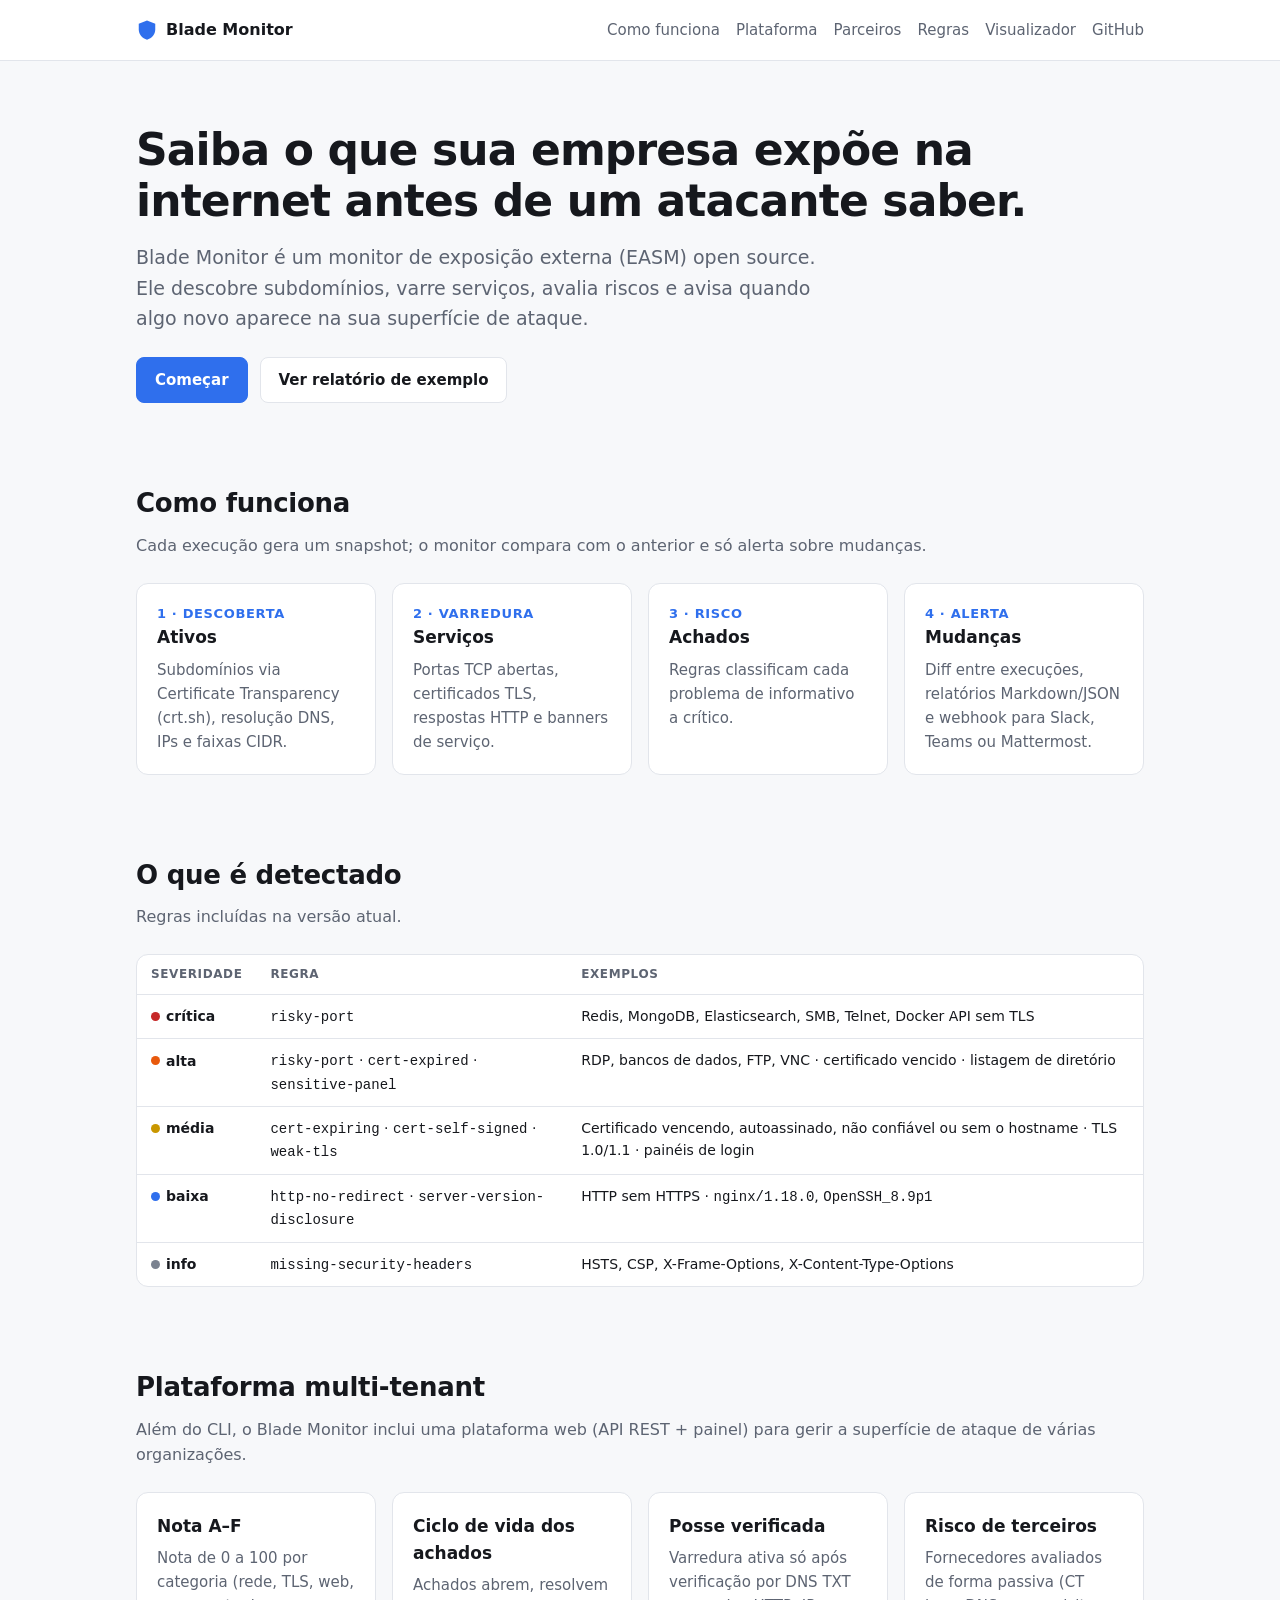
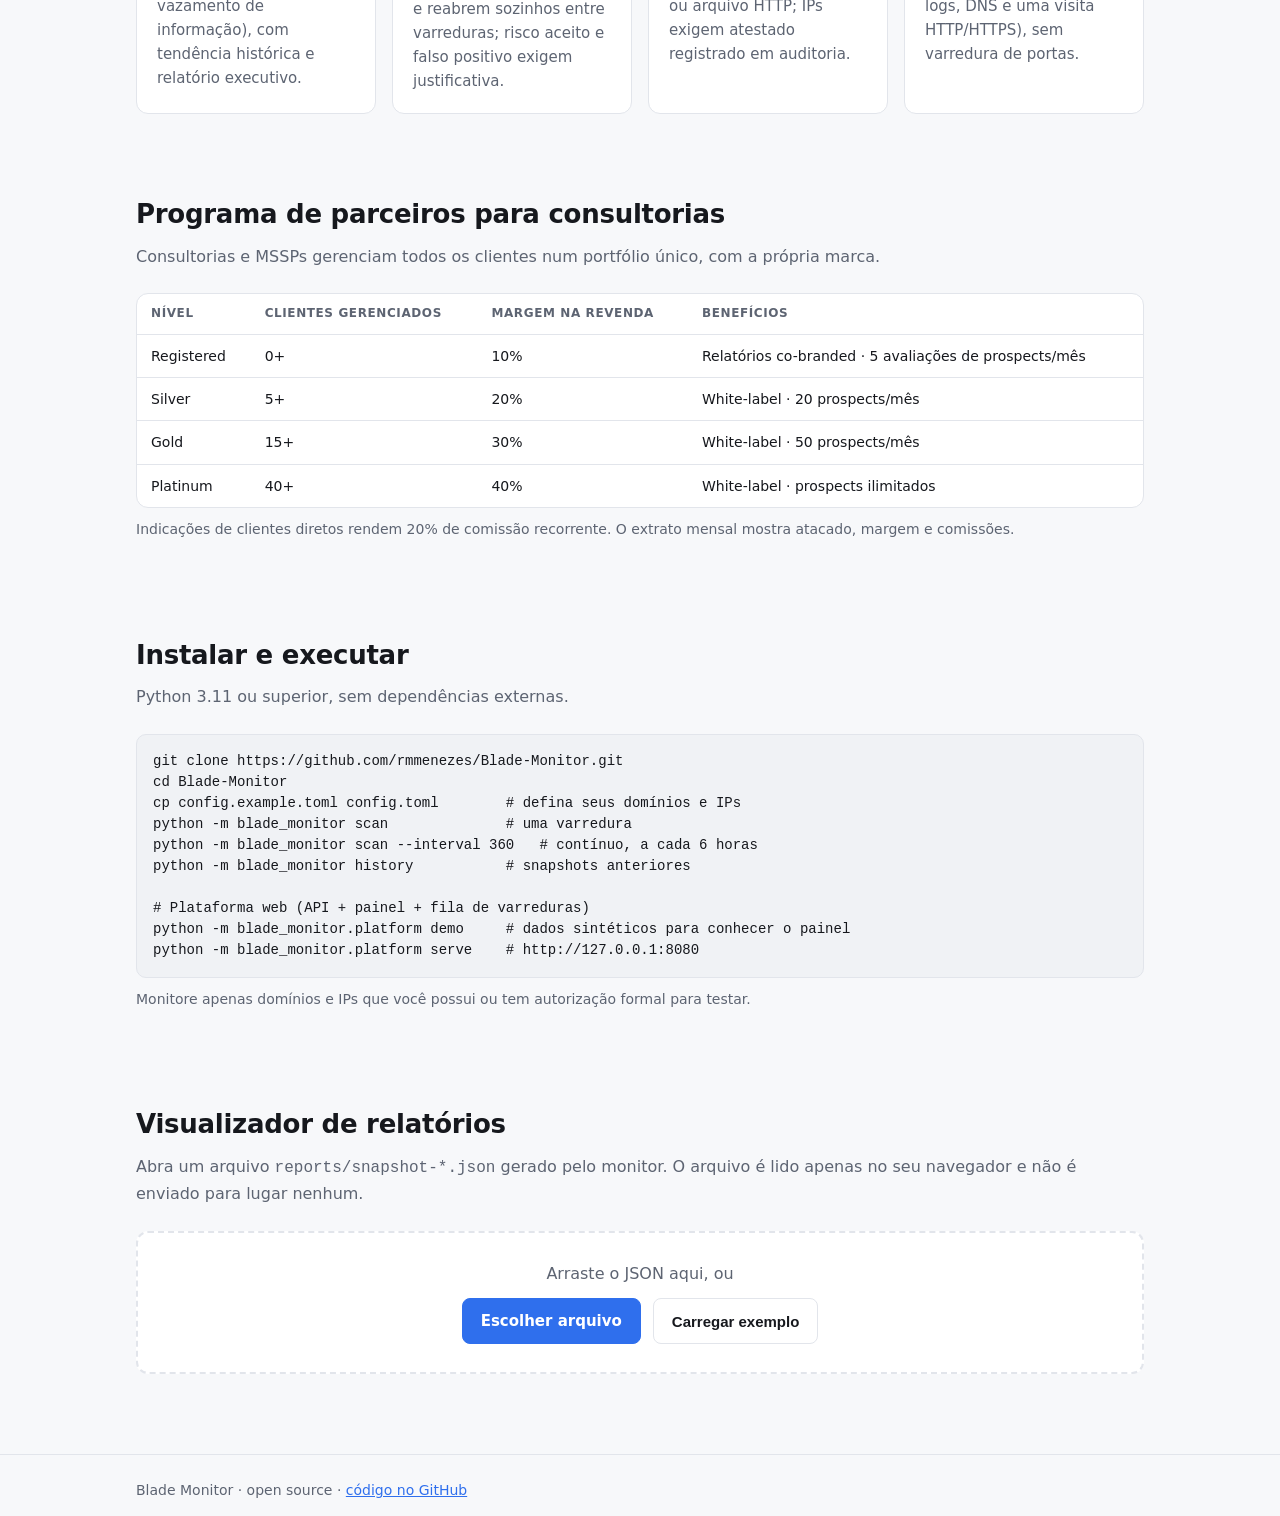
<file: docs/index.html>
<!doctype html>
<html lang="pt-BR">
<head>
<meta charset="utf-8">
<meta name="viewport" content="width=device-width, initial-scale=1">
<title>Blade Monitor</title>
<meta name="description" content="Monitor de exposição externa (EASM) open source: descobre, varre e alerta sobre o que sua organização expõe na internet.">
<link rel="icon" href="data:image/svg+xml,<svg xmlns='http://www.w3.org/2000/svg' viewBox='0 0 32 32'><path d='M16 2 4 7v8c0 7.5 5.1 13.4 12 15 6.9-1.6 12-7.5 12-15V7z' fill='%232f6fed'/></svg>">
<style>
:root{
  --bg:#f7f8fa;--surface:#fff;--text:#16181d;--muted:#5d6472;--border:#e2e5eb;
  --accent:#2f6fed;--accent-soft:#e8effd;--code:#f0f2f5;
  --critical:#c62828;--high:#e8590c;--medium:#c99700;--low:#2f6fed;--info:#7a8290;
}
@media (prefers-color-scheme:dark){:root:not([data-theme="light"]){
  --bg:#0f1115;--surface:#171a20;--text:#e8eaee;--muted:#9aa1ad;--border:#2a2f38;
  --accent:#6b9bff;--accent-soft:#1c2740;--code:#1f232b;
  --critical:#ff6b6b;--high:#ff922b;--medium:#ffd43b;--low:#6b9bff;--info:#9aa1ad;}}
:root[data-theme="dark"]{
  --bg:#0f1115;--surface:#171a20;--text:#e8eaee;--muted:#9aa1ad;--border:#2a2f38;
  --accent:#6b9bff;--accent-soft:#1c2740;--code:#1f232b;
  --critical:#ff6b6b;--high:#ff922b;--medium:#ffd43b;--low:#6b9bff;--info:#9aa1ad;}
*{box-sizing:border-box}
body{margin:0;background:var(--bg);color:var(--text);font:16px/1.6 system-ui,-apple-system,"Segoe UI",Roboto,sans-serif}
a{color:var(--accent)}
.wrap{max-width:1040px;margin:0 auto;padding:0 16px}
header{border-bottom:1px solid var(--border);background:var(--surface)}
nav{display:flex;align-items:center;justify-content:space-between;height:60px;gap:12px}
.brand{display:flex;align-items:center;gap:8px;font-weight:700;text-decoration:none;color:var(--text)}
nav .links{display:flex;gap:16px;font-size:15px;flex-wrap:wrap}
nav .links a{color:var(--muted);text-decoration:none}nav .links a:hover{color:var(--text)}
.hero{padding:64px 0 40px}
.hero h1{font-size:clamp(30px,5vw,44px);line-height:1.15;margin:0 0 16px;letter-spacing:-.02em}
.hero p{font-size:19px;color:var(--muted);max-width:680px;margin:0 0 24px}
.btn{display:inline-block;padding:10px 18px;border-radius:8px;font-weight:600;text-decoration:none;border:1px solid var(--border);color:var(--text);background:var(--surface);cursor:pointer;font-size:15px}
.btn.primary{background:var(--accent);border-color:var(--accent);color:#fff}
.actions{display:flex;gap:12px;flex-wrap:wrap}
section{padding:40px 0}
h2{font-size:26px;margin:0 0 8px;letter-spacing:-.01em}
.lead{color:var(--muted);margin:0 0 24px}
.grid{display:grid;grid-template-columns:repeat(auto-fit,minmax(230px,1fr));gap:16px}
.card{background:var(--surface);border:1px solid var(--border);border-radius:12px;padding:20px}
.card h3{margin:0 0 6px;font-size:17px}.card p{margin:0;color:var(--muted);font-size:15px}
.step{font-size:13px;font-weight:700;color:var(--accent);letter-spacing:.05em}
pre{background:var(--code);border:1px solid var(--border);border-radius:10px;padding:16px;overflow-x:auto;font-size:14px;line-height:1.5;margin:0}
code{font-family:ui-monospace,SFMono-Regular,Menlo,Consolas,monospace}
.table-wrap{overflow-x:auto;border:1px solid var(--border);border-radius:12px;background:var(--surface)}
table{border-collapse:collapse;width:100%;font-size:14px}
th,td{text-align:left;padding:10px 14px;border-bottom:1px solid var(--border);vertical-align:top}
th{font-size:12px;text-transform:uppercase;letter-spacing:.05em;color:var(--muted);font-weight:600}
tr:last-child td{border-bottom:0}
.sev{display:inline-flex;align-items:center;gap:6px;font-weight:600;white-space:nowrap}
.sev::before{content:"";width:9px;height:9px;border-radius:50%;background:var(--c)}
.critical{--c:var(--critical)}.high{--c:var(--high)}.medium{--c:var(--medium)}.low{--c:var(--low)}.info{--c:var(--info)}
.drop{border:2px dashed var(--border);border-radius:12px;padding:28px;text-align:center;background:var(--surface);color:var(--muted)}
.drop.over{border-color:var(--accent);background:var(--accent-soft)}
.note{font-size:14px;color:var(--muted);margin-top:10px}
.stats{display:grid;grid-template-columns:repeat(auto-fit,minmax(130px,1fr));gap:12px;margin:20px 0}
.stat{background:var(--surface);border:1px solid var(--border);border-radius:10px;padding:14px}
.stat b{display:block;font-size:26px;line-height:1.2}.stat span{font-size:13px;color:var(--muted)}
.bar{display:flex;height:10px;border-radius:5px;overflow:hidden;background:var(--border);margin:8px 0 20px}
.bar i{display:block;background:var(--c)}
.filters{display:flex;gap:8px;flex-wrap:wrap;margin-bottom:12px}
.chip{border:1px solid var(--border);background:var(--surface);color:var(--text);border-radius:999px;padding:4px 12px;font-size:13px;cursor:pointer}
.chip[aria-pressed="true"]{background:var(--accent-soft);border-color:var(--accent)}
.muted{color:var(--muted)}
h3.sub{margin:28px 0 10px;font-size:18px}
footer{border-top:1px solid var(--border);padding:24px 0;color:var(--muted);font-size:14px;margin-top:40px}
.warn{background:var(--accent-soft);border-radius:10px;padding:14px 16px;font-size:15px}
</style>
</head>
<body>
<header><div class="wrap"><nav>
  <a class="brand" href="#"><svg width="22" height="22" viewBox="0 0 32 32" aria-hidden="true"><path d="M16 2 4 7v8c0 7.5 5.1 13.4 12 15 6.9-1.6 12-7.5 12-15V7z" fill="var(--accent)"/></svg>Blade Monitor</a>
  <div class="links"><a href="#como-funciona">Como funciona</a><a href="#plataforma">Plataforma</a><a href="#parceiros">Parceiros</a><a href="#regras">Regras</a><a href="#visualizador">Visualizador</a><a href="https://github.com/rmmenezes/Blade-Monitor">GitHub</a></div>
</nav></div></header>

<main class="wrap">
<div class="hero">
  <h1>Saiba o que sua empresa expõe na internet antes de um atacante saber.</h1>
  <p>Blade Monitor é um monitor de exposição externa (EASM) open source. Ele descobre subdomínios, varre serviços, avalia riscos e avisa quando algo novo aparece na sua superfície de ataque.</p>
  <div class="actions">
    <a class="btn primary" href="#instalar">Começar</a>
    <a class="btn" href="#visualizador">Ver relatório de exemplo</a>
  </div>
</div>

<section id="como-funciona">
  <h2>Como funciona</h2>
  <p class="lead">Cada execução gera um snapshot; o monitor compara com o anterior e só alerta sobre mudanças.</p>
  <div class="grid">
    <div class="card"><div class="step">1 · DESCOBERTA</div><h3>Ativos</h3><p>Subdomínios via Certificate Transparency (crt.sh), resolução DNS, IPs e faixas CIDR.</p></div>
    <div class="card"><div class="step">2 · VARREDURA</div><h3>Serviços</h3><p>Portas TCP abertas, certificados TLS, respostas HTTP e banners de serviço.</p></div>
    <div class="card"><div class="step">3 · RISCO</div><h3>Achados</h3><p>Regras classificam cada problema de informativo a crítico.</p></div>
    <div class="card"><div class="step">4 · ALERTA</div><h3>Mudanças</h3><p>Diff entre execuções, relatórios Markdown/JSON e webhook para Slack, Teams ou Mattermost.</p></div>
  </div>
</section>

<section id="regras">
  <h2>O que é detectado</h2>
  <p class="lead">Regras incluídas na versão atual.</p>
  <div class="table-wrap"><table>
    <thead><tr><th>Severidade</th><th>Regra</th><th>Exemplos</th></tr></thead>
    <tbody>
      <tr><td><span class="sev critical">crítica</span></td><td><code>risky-port</code></td><td>Redis, MongoDB, Elasticsearch, SMB, Telnet, Docker API sem TLS</td></tr>
      <tr><td><span class="sev high">alta</span></td><td><code>risky-port</code> · <code>cert-expired</code> · <code>sensitive-panel</code></td><td>RDP, bancos de dados, FTP, VNC · certificado vencido · listagem de diretório</td></tr>
      <tr><td><span class="sev medium">média</span></td><td><code>cert-expiring</code> · <code>cert-self-signed</code> · <code>weak-tls</code></td><td>Certificado vencendo, autoassinado, não confiável ou sem o hostname · TLS 1.0/1.1 · painéis de login</td></tr>
      <tr><td><span class="sev low">baixa</span></td><td><code>http-no-redirect</code> · <code>server-version-disclosure</code></td><td>HTTP sem HTTPS · <code>nginx/1.18.0</code>, <code>OpenSSH_8.9p1</code></td></tr>
      <tr><td><span class="sev info">info</span></td><td><code>missing-security-headers</code></td><td>HSTS, CSP, X-Frame-Options, X-Content-Type-Options</td></tr>
    </tbody>
  </table></div>
</section>

<section id="plataforma">
  <h2>Plataforma multi-tenant</h2>
  <p class="lead">Além do CLI, o Blade Monitor inclui uma plataforma web (API REST + painel) para gerir a superfície de ataque de várias organizações.</p>
  <div class="grid">
    <div class="card"><h3>Nota A–F</h3><p>Nota de 0 a 100 por categoria (rede, TLS, web, vazamento de informação), com tendência histórica e relatório executivo.</p></div>
    <div class="card"><h3>Ciclo de vida dos achados</h3><p>Achados abrem, resolvem e reabrem sozinhos entre varreduras; risco aceito e falso positivo exigem justificativa.</p></div>
    <div class="card"><h3>Posse verificada</h3><p>Varredura ativa só após verificação por DNS TXT ou arquivo HTTP; IPs exigem atestado registrado em auditoria.</p></div>
    <div class="card"><h3>Risco de terceiros</h3><p>Fornecedores avaliados de forma passiva (CT logs, DNS e uma visita HTTP/HTTPS), sem varredura de portas.</p></div>
  </div>
</section>

<section id="parceiros">
  <h2>Programa de parceiros para consultorias</h2>
  <p class="lead">Consultorias e MSSPs gerenciam todos os clientes num portfólio único, com a própria marca.</p>
  <div class="table-wrap"><table>
    <thead><tr><th>Nível</th><th>Clientes gerenciados</th><th>Margem na revenda</th><th>Benefícios</th></tr></thead>
    <tbody>
      <tr><td>Registered</td><td>0+</td><td>10%</td><td>Relatórios co-branded · 5 avaliações de prospects/mês</td></tr>
      <tr><td>Silver</td><td>5+</td><td>20%</td><td>White-label · 20 prospects/mês</td></tr>
      <tr><td>Gold</td><td>15+</td><td>30%</td><td>White-label · 50 prospects/mês</td></tr>
      <tr><td>Platinum</td><td>40+</td><td>40%</td><td>White-label · prospects ilimitados</td></tr>
    </tbody>
  </table></div>
  <p class="note">Indicações de clientes diretos rendem 20% de comissão recorrente. O extrato mensal mostra atacado, margem e comissões.</p>
</section>

<section id="instalar">
  <h2>Instalar e executar</h2>
  <p class="lead">Python 3.11 ou superior, sem dependências externas.</p>
<pre><code>git clone https://github.com/rmmenezes/Blade-Monitor.git
cd Blade-Monitor
cp config.example.toml config.toml        # defina seus domínios e IPs
python -m blade_monitor scan              # uma varredura
python -m blade_monitor scan --interval 360   # contínuo, a cada 6 horas
python -m blade_monitor history           # snapshots anteriores

# Plataforma web (API + painel + fila de varreduras)
python -m blade_monitor.platform demo     # dados sintéticos para conhecer o painel
python -m blade_monitor.platform serve    # http://127.0.0.1:8080</code></pre>
  <p class="note">Monitore apenas domínios e IPs que você possui ou tem autorização formal para testar.</p>
</section>

<section id="visualizador">
  <h2>Visualizador de relatórios</h2>
  <p class="lead">Abra um arquivo <code>reports/snapshot-*.json</code> gerado pelo monitor. O arquivo é lido apenas no seu navegador e não é enviado para lugar nenhum.</p>
  <div class="drop" id="drop">
    <p style="margin:0 0 12px">Arraste o JSON aqui, ou</p>
    <div class="actions" style="justify-content:center">
      <label class="btn primary">Escolher arquivo<input type="file" id="file" accept=".json,application/json" hidden></label>
      <button class="btn" id="demo">Carregar exemplo</button>
    </div>
  </div>
  <div id="view"></div>
</section>
</main>

<footer><div class="wrap">Blade Monitor · open source · <a href="https://github.com/rmmenezes/Blade-Monitor">código no GitHub</a></div></footer>

<script>
const SEV = ["critical","high","medium","low","info"];
const SEV_PT = {critical:"crítica",high:"alta",medium:"média",low:"baixa",info:"info"};
const esc = s => String(s ?? "").replace(/[&<>"']/g, c => ({"&":"&amp;","<":"&lt;",">":"&gt;",'"':"&quot;","'":"&#39;"}[c]));

const DEMO = {
  started_at:"2026-10-02T06:00:00+00:00", finished_at:"2026-10-02T06:04:12+00:00",
  hosts:{"exemplo.com.br":["203.0.113.10"],"www.exemplo.com.br":["203.0.113.10"],"vpn.exemplo.com.br":["203.0.113.20"],"grafana.exemplo.com.br":["203.0.113.30"],"cache.exemplo.com.br":["203.0.113.40"]},
  services:[
    {host:"www.exemplo.com.br",ip:"203.0.113.10",port:443,banner:"",tls:{protocol:"TLSv1.3",days_left:12,not_after:"2026-10-14T23:59:59+00:00"},http:{status:200,title:"Exemplo — Página inicial",server:"nginx/1.18.0"}},
    {host:"www.exemplo.com.br",ip:"203.0.113.10",port:80,banner:"",tls:null,http:{status:200,title:"Exemplo — Página inicial",server:"nginx/1.18.0"}},
    {host:"vpn.exemplo.com.br",ip:"203.0.113.20",port:22,banner:"SSH-2.0-OpenSSH_8.9p1 Ubuntu",tls:null,http:null},
    {host:"vpn.exemplo.com.br",ip:"203.0.113.20",port:3389,banner:"",tls:null,http:null},
    {host:"grafana.exemplo.com.br",ip:"203.0.113.30",port:3000,banner:"",tls:{protocol:"TLSv1.2",days_left:200,self_signed:true},http:{status:200,title:"Grafana"}},
    {host:"cache.exemplo.com.br",ip:"203.0.113.40",port:6379,banner:"",tls:null,http:null}
  ],
  findings:[
    {rule:"risky-port",severity:"critical",asset:"cache.exemplo.com.br:6379",title:"Redis exposto à internet",detail:"IP 203.0.113.40"},
    {rule:"risky-port",severity:"high",asset:"vpn.exemplo.com.br:3389",title:"RDP exposto à internet",detail:"IP 203.0.113.20"},
    {rule:"cert-expiring",severity:"medium",asset:"www.exemplo.com.br:443",title:"Certificado expira em 12 dias",detail:"2026-10-14T23:59:59+00:00"},
    {rule:"cert-self-signed",severity:"medium",asset:"grafana.exemplo.com.br:3000",title:"Certificado autoassinado",detail:"commonName=grafana"},
    {rule:"sensitive-panel",severity:"medium",asset:"grafana.exemplo.com.br:3000",title:"Página sensível exposta: Grafana",detail:"https://grafana.exemplo.com.br:3000/"},
    {rule:"http-no-redirect",severity:"low",asset:"www.exemplo.com.br:80",title:"HTTP sem redirecionamento para HTTPS",detail:"status 200"},
    {rule:"server-version-disclosure",severity:"low",asset:"www.exemplo.com.br:443",title:"Servidor revela versão",detail:"nginx/1.18.0"},
    {rule:"banner-version",severity:"low",asset:"vpn.exemplo.com.br:22",title:"Banner revela software/versão",detail:"SSH-2.0-OpenSSH_8.9p1 Ubuntu"},
    {rule:"missing-security-headers",severity:"info",asset:"www.exemplo.com.br:443",title:"Cabeçalhos de segurança ausentes",detail:"content-security-policy, x-frame-options"}
  ]
};

let state = {snap:null, filter:new Set(SEV)};

function render(){
  const s = state.snap, view = document.getElementById("view");
  if(!s){view.innerHTML="";return;}
  const findings = s.findings || [], services = s.services || [];
  const counts = Object.fromEntries(SEV.map(k=>[k,0]));
  findings.forEach(f=>counts[f.severity] = (counts[f.severity]||0)+1);
  const total = findings.length || 1;
  const sorted = findings.filter(f=>state.filter.has(f.severity))
    .sort((a,b)=>SEV.indexOf(a.severity)-SEV.indexOf(b.severity) || a.asset.localeCompare(b.asset));

  view.innerHTML = `
    <p class="note">Varredura de ${esc(s.started_at)} até ${esc(s.finished_at)}</p>
    <div class="stats">
      <div class="stat"><b>${Object.keys(s.hosts||{}).length}</b><span>hosts ativos</span></div>
      <div class="stat"><b>${services.length}</b><span>serviços expostos</span></div>
      <div class="stat"><b>${findings.length}</b><span>achados</span></div>
      ${SEV.slice(0,3).map(k=>`<div class="stat"><b class="sev ${k}">${counts[k]}</b><span>${SEV_PT[k]}</span></div>`).join("")}
    </div>
    <div class="bar" role="img" aria-label="Distribuição por severidade">${SEV.map(k=>counts[k]?`<i class="${k}" style="width:${counts[k]/total*100}%" title="${SEV_PT[k]}: ${counts[k]}"></i>`:"").join("")}</div>
    <h3 class="sub">Achados</h3>
    <div class="filters">${SEV.map(k=>`<button class="chip" data-sev="${k}" aria-pressed="${state.filter.has(k)}"><span class="sev ${k}">${SEV_PT[k]} (${counts[k]})</span></button>`).join("")}</div>
    <div class="table-wrap"><table>
      <thead><tr><th>Severidade</th><th>Ativo</th><th>Achado</th><th>Detalhe</th></tr></thead>
      <tbody>${sorted.map(f=>`<tr><td><span class="sev ${esc(f.severity)}">${SEV_PT[f.severity]||esc(f.severity)}</span></td><td><code>${esc(f.asset)}</code></td><td>${esc(f.title)}</td><td class="muted">${esc(f.detail)}</td></tr>`).join("") || `<tr><td colspan="4" class="muted">Nenhum achado com esse filtro.</td></tr>`}</tbody>
    </table></div>
    <h3 class="sub">Inventário de serviços</h3>
    <div class="table-wrap"><table>
      <thead><tr><th>Host</th><th>IP</th><th>Porta</th><th>TLS</th><th>HTTP</th><th>Banner</th></tr></thead>
      <tbody>${services.map(v=>`<tr><td>${esc(v.host)}</td><td>${esc(v.ip)}</td><td>${esc(v.port)}</td>
        <td>${v.tls?esc(v.tls.protocol)+(v.tls.days_left!=null?` <span class="muted">(${esc(v.tls.days_left)}d)</span>`:""):""}</td>
        <td>${v.http&&v.http.status?esc(v.http.status)+" "+esc(v.http.title):""}</td>
        <td class="muted">${esc(v.banner)}</td></tr>`).join("")}</tbody>
    </table></div>`;
  view.querySelectorAll(".chip").forEach(b=>b.onclick=()=>{
    const k=b.dataset.sev; state.filter.has(k)?state.filter.delete(k):state.filter.add(k); render();
  });
}

function load(obj){
  if(!obj || !Array.isArray(obj.findings) || !Array.isArray(obj.services)){
    document.getElementById("view").innerHTML='<p class="warn">Este arquivo não parece um snapshot do Blade Monitor.</p>';return;
  }
  state.snap=obj; render();
}
function readFile(f){
  const r=new FileReader();
  r.onload=()=>{try{load(JSON.parse(r.result))}catch{load(null)}};
  r.readAsText(f);
}
document.getElementById("file").onchange=e=>e.target.files[0]&&readFile(e.target.files[0]);
document.getElementById("demo").onclick=()=>load(DEMO);
const drop=document.getElementById("drop");
["dragenter","dragover"].forEach(t=>drop.addEventListener(t,e=>{e.preventDefault();drop.classList.add("over")}));
["dragleave","drop"].forEach(t=>drop.addEventListener(t,e=>{e.preventDefault();drop.classList.remove("over")}));
drop.addEventListener("drop",e=>e.dataTransfer.files[0]&&readFile(e.dataTransfer.files[0]));
</script>
</body>
</html>
</file>
